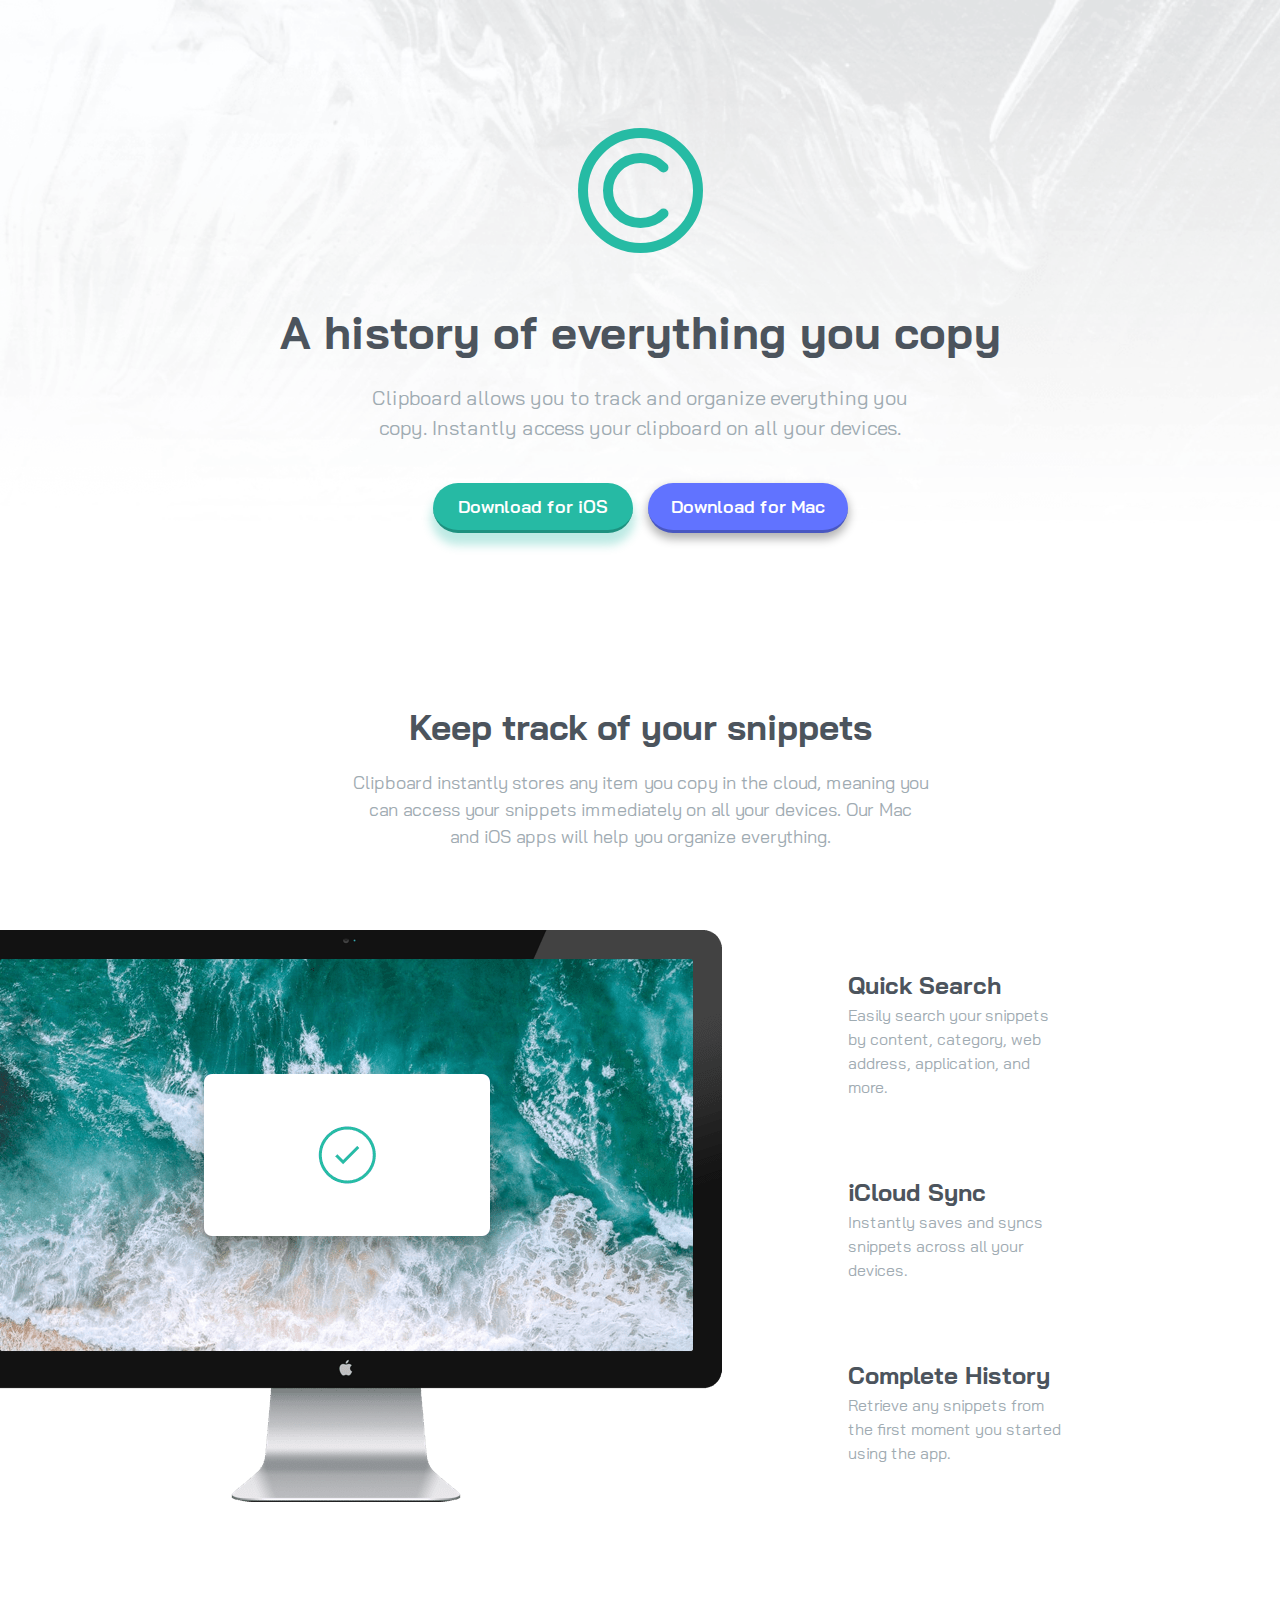
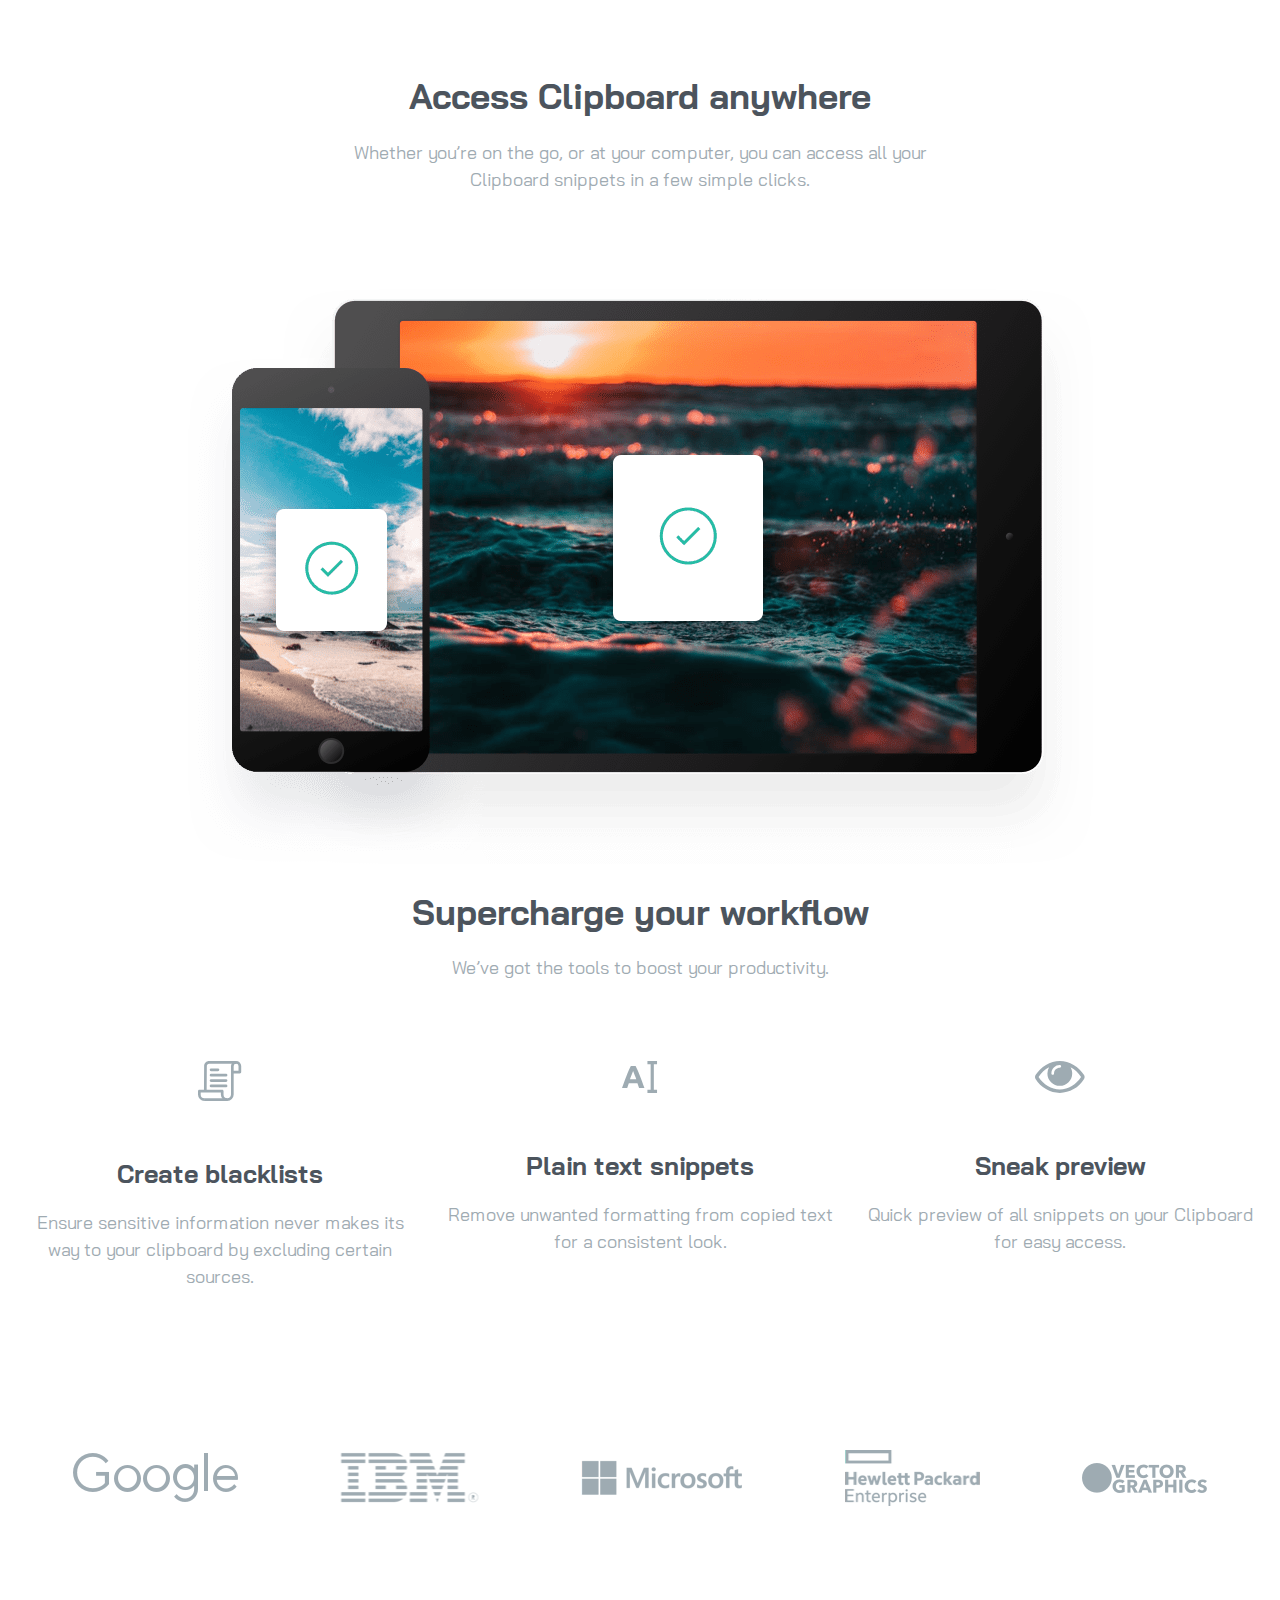
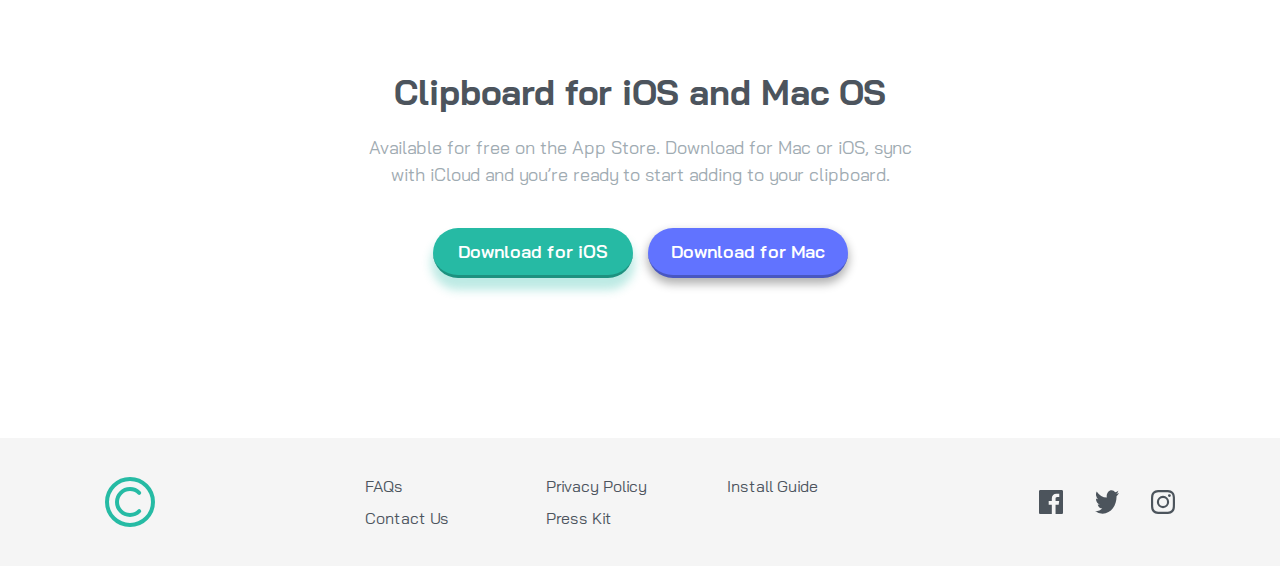
<file: index.html>
<!DOCTYPE html>
<html lang="en">
  <head>
    <meta charset="UTF-8" />
    <meta name="viewport" content="width=device-width, initial-scale=1.0" />
    <link rel="stylesheet" href="style.css" />
    <link
      rel="icon"
      type="image/png"
      sizes="32x32"
      href="./images/favicon-32x32.png"
    />
    <link rel="preconnect" href="https://fonts.googleapis.com" />
    <link rel="preconnect" href="https://fonts.gstatic.com" crossorigin />
    <link
      href="https://fonts.googleapis.com/css2?family=Bai+Jamjuree:wght@400;600&display=swap"
      rel="stylesheet"
    />
    <title>Clipboard landing page</title>
  </head>
  <body>
    <main>
      <img src="images/logo.svg" alt="logo of our website" />
      <div>
        <h1>A history of everything you copy</h1>
        <p>
          Clipboard allows you to track and organize everything you copy.
          Instantly access your clipboard on all your devices.
        </p>
        <div>
          <button>Download for iOS</button>
          <button>Download for Mac</button>
        </div>
      </div>
    </main>
    <article>
      <h1>Keep track of your snippets</h1>
      <p>
        Clipboard instantly stores any item you copy in the cloud, meaning you
        can access your snippets immediately on all your devices. Our Mac and
        iOS apps will help you organize everything.
      </p>
      <div class="container">
        <img src="images/image-computer.png" alt="image of the imac" />
        <div>
          <span>
            <h2>Quick Search</h2>
            <p>
              Easily search your snippets by content, category, web address,
              application, and more.
            </p>
          </span>
          <span>
            <h2>iCloud Sync</h2>
            <p>Instantly saves and syncs snippets across all your devices.</p>
          </span>
          <span>
            <h2>Complete History</h2>
            <p>
              Retrieve any snippets from the first moment you started using the
              app.
            </p>
          </span>
        </div>
      </div>
    </article>
    <article>
      <h1>Access Clipboard anywhere</h1>
      <p>
        Whether you’re on the go, or at your computer, you can access all your
        Clipboard snippets in a few simple clicks.
      </p>
      <img
        src="images/image-devices.png"
        alt="clipboard on phone and tablet, working"
      />
    </article>
    <article>
      <h1>Supercharge your workflow</h1>
      <p>We’ve got the tools to boost your productivity.</p>
      <div>
        <span>
          <img src="images/icon-blacklist.svg" alt="" />
          <h2>Create blacklists</h2>
          <p>
            Ensure sensitive information never makes its way to your clipboard
            by excluding certain sources.
          </p>
        </span>
        <span>
          <img src="images/icon-text.svg" alt="" />
          <h2>Plain text snippets</h2>
          <p>
            Remove unwanted formatting from copied text for a consistent look.
          </p>
        </span>
        <span>
          <img src="images/icon-preview.svg" alt="" />
          <h2>Sneak preview</h2>
          <p>
            Quick preview of all snippets on your Clipboard for easy access.
          </p>
        </span>
      </div>
      <div>
        <img src="images/logo-google.png" alt="" />
        <img src="images/logo-ibm.png" alt="" />
        <img src="images/logo-microsoft.png" alt="" />
        <img src="images/logo-hp.png" alt="" />
        <img src="images/logo-vector-graphics.png" alt="" />
      </div>
    </article>
    <article>
      <h1>Clipboard for iOS and Mac OS</h1>
      <p>
        Available for free on the App Store. Download for Mac or iOS, sync with
        iCloud and you’re ready to start adding to your clipboard.
      </p>
      <div>
        <button>Download for iOS</button>
        <button>Download for Mac</button>
      </div>
    </article>
    <footer>
      <img src="images/logo.svg" alt="" />
      <div>
        <a href=""> FAQs </a>
        <a href="">Contact Us </a>
        <a href="">Privacy Policy </a>
        <a href="">Press Kit </a>
        <a href="">Install Guide</a>
      </div>
      <div>
        <img src="images/icon-facebook.svg" alt="" />
        <img src="images/icon-twitter.svg" alt="" />
        <img src="images/icon-instagram.svg" alt="" />
      </div>
    </footer>
  </body>
</html>
</file>
<file: style.css>
/* Box sizing */
*,
*::before,
*::after {
    box-sizing: border-box;
}

/* Reset margins */
body,
h1,
h2,
h3,
h4,
h5,
p,
picture {
    margin: 0;
}

/* set up the body */
body {
    margin: 0;
    text-align: center;
    font-family: 'Bai Jamjuree', sans-serif;
    line-height: 1.5;
    min-height: 100vh;
}

/* main */
main {
    background-image: url(images/bg-header-desktop.png);
    background-repeat: no-repeat;
    background-size: cover;
}

main img {
    margin-top: 8rem;
}

main h1 {
    margin-top: 2.5rem;
    font-size: 45px;
    color: hsl(210, 10%, 33%);
}

main p {
    margin: 1rem auto 0;
    font-size: 20px;
    width: 45%;
    color: hsl(201, 11%, 66%);
}

main>div>div {
    display: flex;
    justify-content: center;
    flex-wrap: wrap;
    gap: 15px;
}

button {
    margin-top: 2.5rem;
    border-radius: 25px;
    height: 50px;
    width: 200px;
    font-size: 18px;
    color: white;
    font-weight: 600;
    border: none;
    font-family: inherit;
    border-bottom: 3px solid hsl(171, 67%, 34%);
}

button:first-of-type {
    background-color: hsl(171, 66%, 44%);
    box-shadow: 0 10px 10px 2px hsla(171, 66%, 44%, 0.3);
    border-bottom: 3px solid hsl(171, 67%, 34%);
}

button:nth-of-type(2) {
    background-color: hsl(233, 100%, 69%);
    box-shadow: 0 5px 10px 1px hsla(0, 0%, 0%, 0.301);
    border-bottom: 3px solid hsl(233, 49%, 52%);
}

button:first-of-type:hover {
    background-color: hsl(171, 66%, 44%, 0.6);
    cursor: pointer;
}

button:nth-of-type(2):hover {
    background-color: hsl(233, 100%, 69%, 0.6);
    cursor: pointer;
}

/* first article */

article:first-of-type {
    margin-top: 10.5rem;
}

article:first-of-type h1 {
    font-size: 35px;
    color: hsl(210, 10%, 33%);
}

article:first-of-type>p:nth-child(2) {
    margin: 1rem auto 0;
    font-size: 18px;
    width: 45%;
    color: hsl(201, 11%, 66%);
}

.container {
    margin-top: 5rem;
    display: flex;
    justify-content: center;
    gap: 6rem
}

.container img {
    position: relative;
    left: -30px;
    height: 100%;
    width: 100%;
}

.container div {
    display: flex;
    flex-wrap: wrap;
    align-items: center;
}

.container div span {
    width: 60%;
    text-align: left;
}

.container div span h2 {
    color: hsl(210, 10%, 33%);
}

.container div span p {
    width: 85%;
    color: hsl(201, 11%, 66%);
}

/* Second article */

article:nth-of-type(2) {
    margin-top: 10.5rem;
}

article:nth-of-type(2) h1 {
    font-size: 35px;
    color: hsl(210, 10%, 33%);
}

article:nth-of-type(2)>p {
    margin: 1rem auto 0;
    font-size: 18px;
    width: 45%;
    color: hsl(201, 11%, 66%);
}

article:nth-of-type(2)>img {
    margin-top: 6rem;
}

/* third article */

article:nth-of-type(3) {
    margin-top: 1rem;
}

article:nth-of-type(3) h1 {
    font-size: 35px;
    color: hsl(210, 10%, 33%);
}

article:nth-of-type(3)>p {
    margin: 1rem auto 0;
    font-size: 18px;
    width: 45%;
    color: hsl(201, 11%, 66%);
}

article:nth-of-type(3)>div {
    margin-top: 5rem;
    display: flex;
    flex-wrap: wrap;
    justify-content: center;
    gap: 20px
}

article:nth-of-type(3)>div span {
    width: 25rem;
}

article:nth-of-type(3)>div h2 {
    margin-top: 3rem;
    font-size: 25px;
    color: hsl(210, 10%, 33%);
}

article:nth-of-type(3)>div p {
    margin: 1rem auto 0;
    font-size: 18px;
    color: hsl(201, 11%, 66%);
}

article:nth-of-type(3)>div:nth-of-type(2) {
    display: flex;
    margin: 10rem 2rem 0;
    justify-content: space-around;
}

article:nth-of-type(3)>div:nth-of-type(2) img {
    object-fit: contain;
}

/* fourth article */
article:nth-of-type(4) {
    margin-top: 10rem;
}

article:nth-of-type(4) h1 {
    font-size: 35px;
    color: hsl(210, 10%, 33%);
}

article:nth-of-type(4) p {
    margin: 1rem auto 0;
    font-size: 18px;
    width: 45%;
    color: hsl(201, 11%, 66%);
}

article:nth-of-type(4) div {
    display: flex;
    flex-wrap: wrap;
    gap: 15px;
    justify-content: center;
}

/* footer */

footer {
    margin-top: 10rem;
    background-color: hsl(0, 0%, 96%);
    display: flex;
    height: 8rem;
    justify-content: space-around;
    align-items: center;
    flex-wrap: wrap;
}

footer>img:first-of-type {
    height: 50px;
    width: auto;
}

footer>div:first-of-type {
    display: grid;
    grid-template-columns: repeat(3, 1fr);
    grid-template-rows: repeat(2, 1fr);
    grid-auto-flow: column;
    row-gap: 0.5rem;
    column-gap: 5rem;
    text-align: left;
}

footer>div:first-of-type a {
    text-decoration: none;
    color: hsl(210, 10%, 33%);
}

footer>div:first-of-type a:hover {
    color: hsl(171, 66%, 44%);
}

footer>div:nth-of-type(2) img:hover {
    cursor: pointer;
}

footer>div:nth-of-type(2) {
    display: flex;
    gap: 2rem
}

@media screen and (max-width:1100px) {

    /* second article */
    .container {
        flex-wrap: wrap;
    }

    .container img {
        width: 90%;
        margin-inline: 5rem;
        left: 0px;
    }

    .container div {
        margin-inline: 4rem;
        flex-wrap: nowrap;
        justify-content: space-around;
        gap: 3rem;
        align-items: baseline;
    }

    .container div span {
        text-align: center;
    }

    .container div span p {
        width: 100%;
    }
}

@media screen and (max-width:900px) {
    main {
        background-image: url(images/bg-header-mobile.png);
        background-repeat: no-repeat;
        background-size: cover;
    }

    article:nth-of-type(2)>img {
        width: 80%;
        margin-inline: 2rem;
    }

    article:nth-of-type(3)>div:nth-of-type(2) {
        gap: 3rem;
    }
}

@media screen and (max-width:600px) {

    main>div>div,
    article:nth-of-type(4)>div {
        margin-top: 2.5rem;
    }

    main>div>div>button,
    article:nth-of-type(4)>div>button {
        margin-top: 0;
        width: 210px;
    }

    article:first-of-type>p:nth-child(2),
    article:nth-of-type(2)>p,
    article:nth-of-type(3)>p,
    article:nth-of-type(4) p,
    article:nth-of-type(3)>div span {
        width: 80%;
    }

    .container img {
        width: 90%;
    }

    .container div {
        flex-wrap: wrap;

    }

    .container div span {
        width: 100%;
    }

    footer {
        height: fit-content;
    }

    footer img,
    div {
        margin-top: 2.5rem;
    }

    footer>div:first-of-type {
        grid-template-columns: 1fr;
        grid-auto-flow: row;
        row-gap: 2rem;
        width: 100%;
        text-align: center;
    }

    footer>div:nth-of-type(2) {
        margin-bottom: 5rem;
    }

}
</file>
